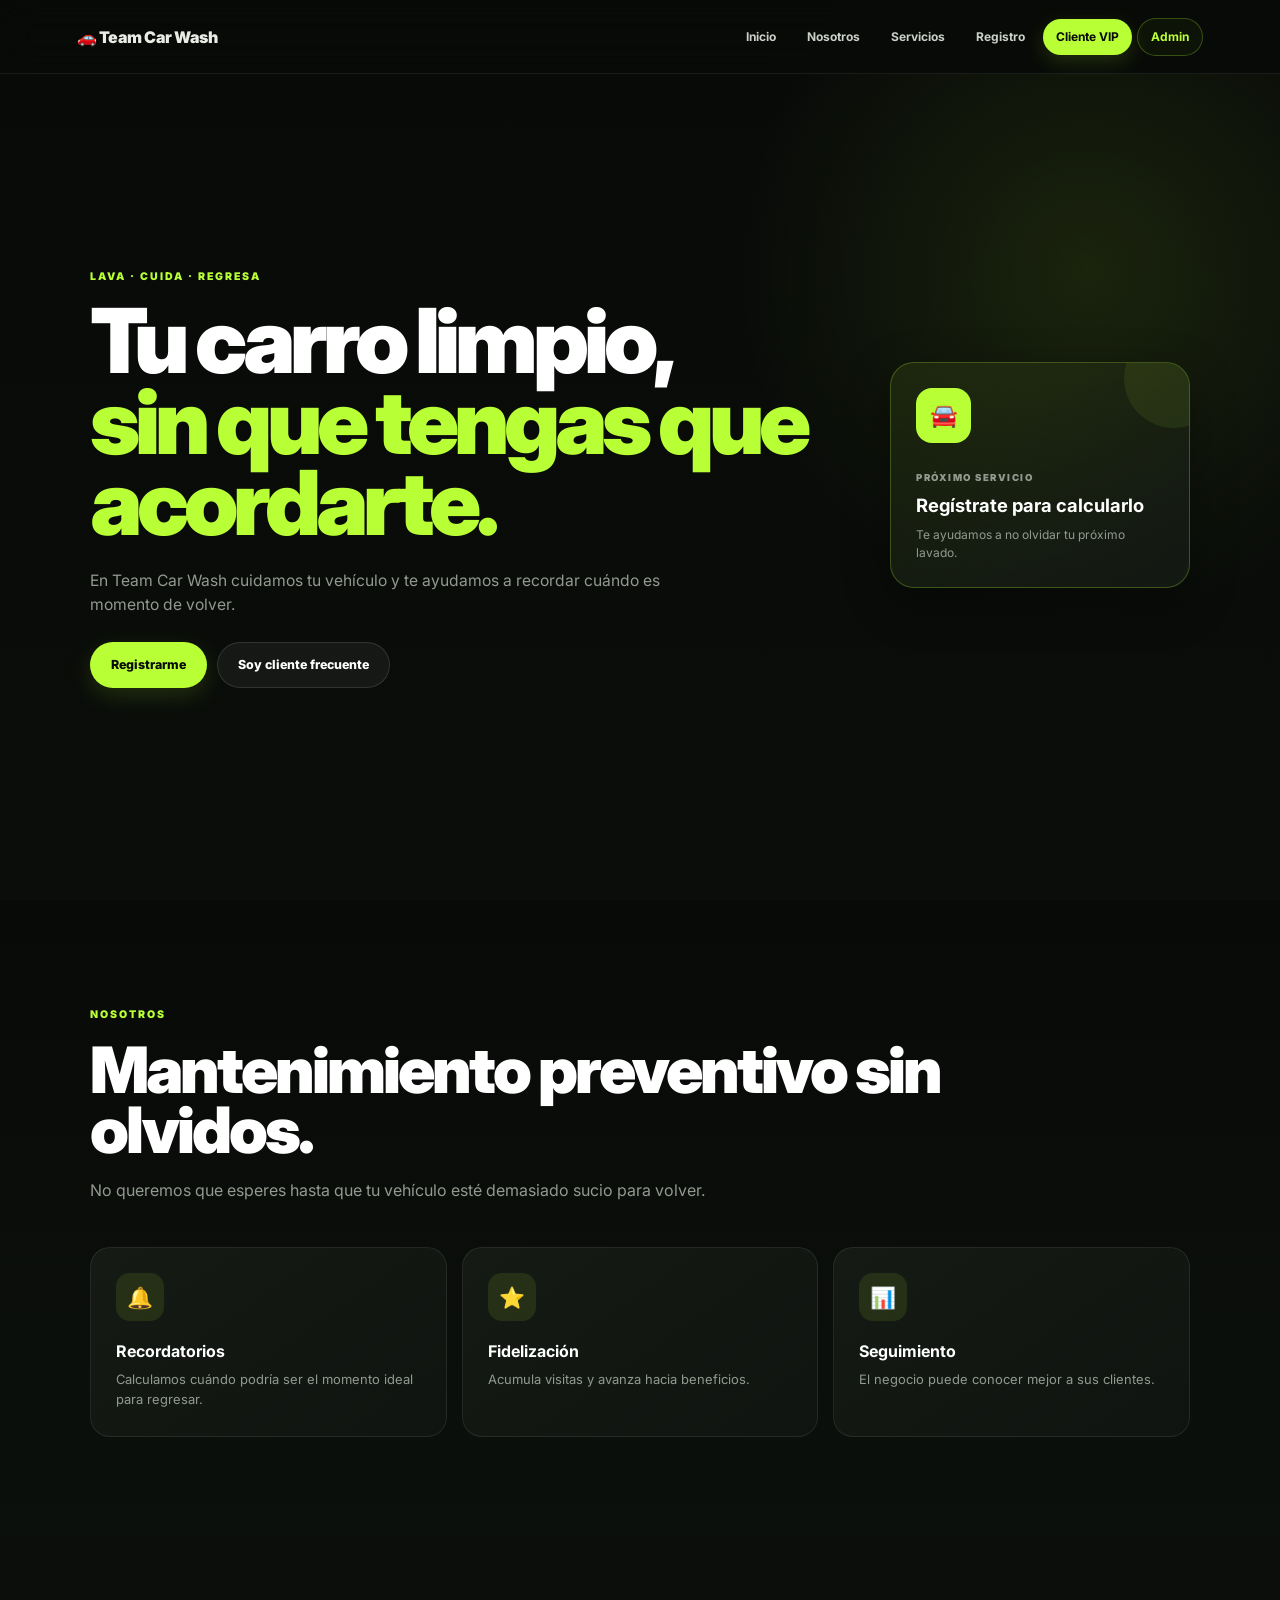
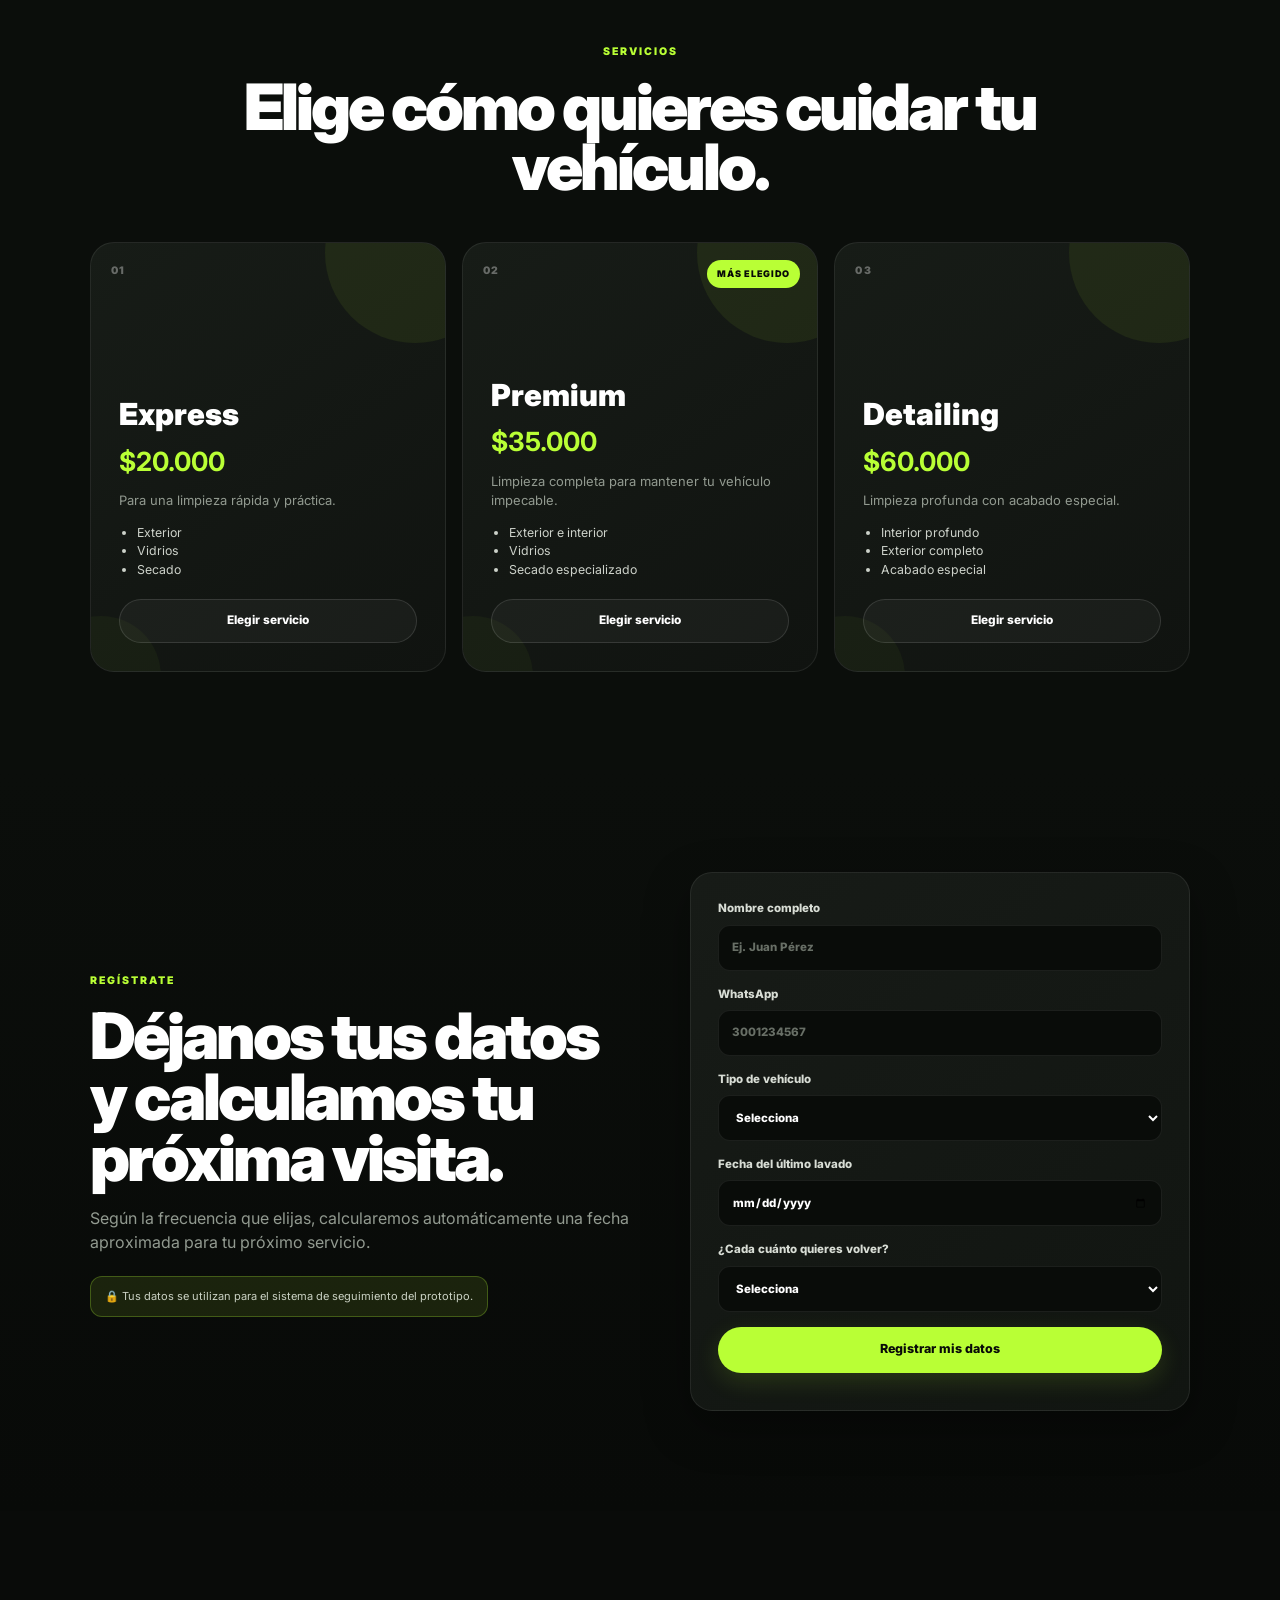
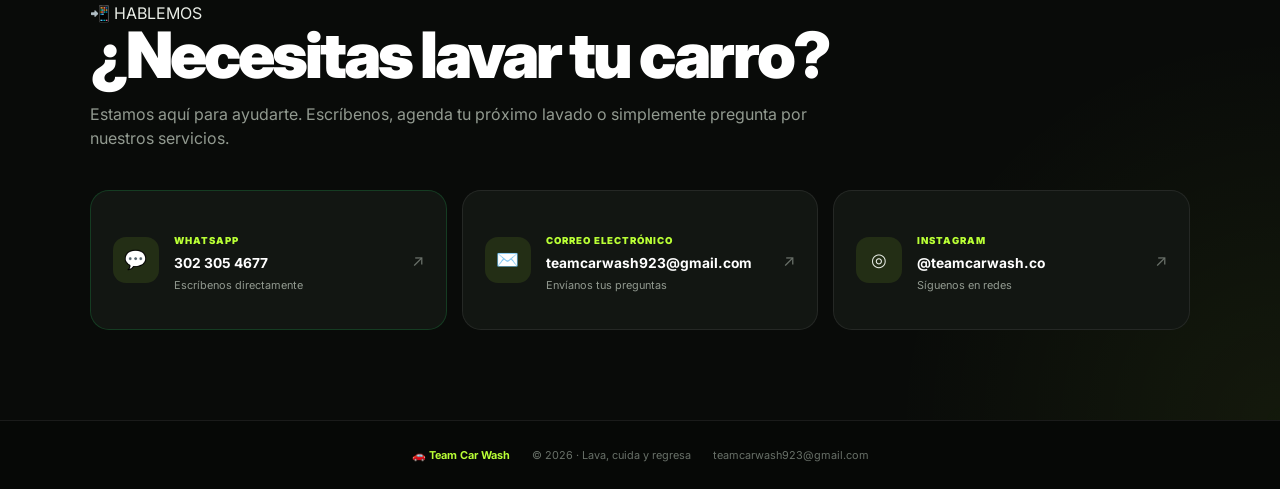
<file: index.html>
<!DOCTYPE html>
<html lang="es">
<head>
    <meta charset="UTF-8">
    <meta name="viewport" content="width=device-width, initial-scale=1.0">

    <title>Team Car Wash | Lava, cuida y regresa</title>

    <link rel="stylesheet" href="style.css">
</head>

<body>

<header class="navbar">

    <a href="index.html" class="logo">
        🚗 Team Car Wash
    </a>

    <nav id="navLinks">
        <a href="#inicio">Inicio</a>
        <a href="#nosotros">Nosotros</a>
        <a href="#servicios">Servicios</a>
        <a href="#registro">Registro</a>

        <a href="cliente.html" class="nav-vip">
            Cliente VIP
        </a>

        <a href="admin.html" class="nav-admin">
            Admin
        </a>
    </nav>

</header>


<main>

<!-- HERO -->

<section id="inicio" class="hero">

    <div class="hero-content">

        <span class="tag">
            LAVA · CUIDA · REGRESA
        </span>

        <h1>
            Tu carro limpio,
            <span>sin que tengas que acordarte.</span>
        </h1>

        <p>
            En Team Car Wash cuidamos tu vehículo y te ayudamos
            a recordar cuándo es momento de volver.
        </p>

        <div class="hero-buttons">

            <a href="#registro" class="btn btn-dark">
                Registrarme
            </a>

            <a href="cliente.html" class="btn btn-light">
                Soy cliente frecuente
            </a>

        </div>

    </div>


    <div class="hero-card">

        <div class="car-icon">
            🚘
        </div>

        <small>
            PRÓXIMO SERVICIO
        </small>

        <h3 id="heroDate">
            Regístrate para calcularlo
        </h3>

        <p>
            Te ayudamos a no olvidar
            tu próximo lavado.
        </p>

    </div>

</section>



<!-- NOSOTROS -->

<section id="nosotros" class="section">

    <div class="section-title">

        <span class="tag">
            NOSOTROS
        </span>

        <h2>
            Mantenimiento preventivo sin olvidos.
        </h2>

        <p>
            No queremos que esperes hasta que tu vehículo
            esté demasiado sucio para volver.
        </p>

    </div>


    <div class="features">

        <div class="feature">

            <span>🔔</span>

            <h3>
                Recordatorios
            </h3>

            <p>
                Calculamos cuándo podría ser
                el momento ideal para regresar.
            </p>

        </div>


        <div class="feature">

            <span>⭐</span>

            <h3>
                Fidelización
            </h3>

            <p>
                Acumula visitas y avanza
                hacia beneficios.
            </p>

        </div>


        <div class="feature">

            <span>📊</span>

            <h3>
                Seguimiento
            </h3>

            <p>
                El negocio puede conocer
                mejor a sus clientes.
            </p>

        </div>

    </div>

</section>



<!-- SERVICIOS -->

<section id="servicios" class="services">

    <div class="section-title center">

        <span class="tag">
            SERVICIOS
        </span>

        <h2>
            Elige cómo quieres cuidar tu vehículo.
        </h2>

    </div>


    <div class="service-grid">


        <div class="service-card">

            <span class="number">
                01
            </span>

            <h3>
                Express
            </h3>

            <strong>
                $20.000
            </strong>

            <p>
                Para una limpieza rápida y práctica.
            </p>

            <ul>
                <li>Exterior</li>
                <li>Vidrios</li>
                <li>Secado</li>
            </ul>

            <button
                class="service-button"
                data-service="Express">

                Elegir servicio

            </button>

        </div>



        <div class="service-card featured">

            <span class="popular">
                MÁS ELEGIDO
            </span>

            <span class="number">
                02
            </span>

            <h3>
                Premium
            </h3>

            <strong>
                $35.000
            </strong>

            <p>
                Limpieza completa para mantener
                tu vehículo impecable.
            </p>

            <ul>
                <li>Exterior e interior</li>
                <li>Vidrios</li>
                <li>Secado especializado</li>
            </ul>

            <button
                class="service-button"
                data-service="Premium">

                Elegir servicio

            </button>

        </div>



        <div class="service-card">

            <span class="number">
                03
            </span>

            <h3>
                Detailing
            </h3>

            <strong>
                $60.000
            </strong>

            <p>
                Limpieza profunda con acabado especial.
            </p>

            <ul>
                <li>Interior profundo</li>
                <li>Exterior completo</li>
                <li>Acabado especial</li>
            </ul>

            <button
                class="service-button"
                data-service="Detailing">

                Elegir servicio

            </button>

        </div>

    </div>

</section>



<!-- REGISTRO -->

<section id="registro" class="register section">

    <div>

        <span class="tag">
            REGÍSTRATE
        </span>

        <h2>
            Déjanos tus datos y calculamos tu próxima visita.
        </h2>

        <p>
            Según la frecuencia que elijas,
            calcularemos automáticamente una fecha aproximada
            para tu próximo servicio.
        </p>

        <div class="note">
            🔒 Tus datos se utilizan para el sistema
            de seguimiento del prototipo.
        </div>

    </div>



    <form id="clientForm" class="form">

        <label>
            Nombre completo

            <input
                type="text"
                name="nombre"
                placeholder="Ej. Juan Pérez"
                required>

        </label>


        <label>
            WhatsApp

            <input
                type="tel"
                name="telefono"
                placeholder="3001234567"
                required>

        </label>


        <label>
            Tipo de vehículo

            <select name="vehiculo" required>

                <option value="">
                    Selecciona
                </option>

                <option>
                    Automóvil
                </option>

                <option>
                    Camioneta
                </option>

                <option>
                    Moto
                </option>

                <option>
                    Otro
                </option>

            </select>

        </label>


        <label>
            Fecha del último lavado

            <input
                type="date"
                name="ultimoLavado"
                required>

        </label>


        <label>
            ¿Cada cuánto quieres volver?

            <select name="frecuencia" required>

                <option value="">
                    Selecciona
                </option>

                <option value="7">
                    Cada 7 días
                </option>

                <option value="15">
                    Cada 15 días
                </option>

                <option value="30">
                    Cada 30 días
                </option>

                <option value="45">
                    Cada 45 días
                </option>

            </select>

        </label>


        <button
            type="submit"
            class="btn btn-dark full">

            Registrar mis datos

        </button>


        <div id="formMessage"></div>

    </form>

</section>

</main>
<!-- ================================
     CONTACTO
================================= -->
<section id="contacto" class="contact section">

    <div class="contact-header">
        <span class="section-tag">📲 HABLEMOS</span>
        <h2>¿Necesitas lavar tu carro?</h2>
        <p>
            Estamos aquí para ayudarte. Escríbenos, agenda tu próximo lavado
            o simplemente pregunta por nuestros servicios.
        </p>
    </div>

    <div class="contact-grid">

        <!-- WhatsApp -->
        <a
            href="https://wa.me/573023054677"
            target="_blank"
            class="contact-card whatsapp"
        >
            <div class="contact-icon">💬</div>
            <div>
                <span>WhatsApp</span>
                <h3>302 305 4677</h3>
                <p>Escríbenos directamente</p>
            </div>
            <span class="contact-arrow">↗</span>
        </a>

        <!-- Correo -->
        <a
            href="mailto:teamcarwash923@gmail.com"
            class="contact-card"
        >
            <div class="contact-icon">✉️</div>
            <div>
                <span>Correo electrónico</span>
                <h3>teamcarwash923@gmail.com</h3>
                <p>Envíanos tus preguntas</p>
            </div>
            <span class="contact-arrow">↗</span>
        </a>

        <!-- Instagram falso -->
        <a
            href="https://www.instagram.com/teamcarwash.co/"
            target="_blank"
            class="contact-card"
        >
            <div class="contact-icon">◎</div>
            <div>
                <span>Instagram</span>
                <h3>@teamcarwash.co</h3>
                <p>Síguenos en redes</p>
            </div>
            <span class="contact-arrow">↗</span>
        </a>

    </div>

</section>
    


<footer>

    <strong>
        🚗 Team Car Wash
    </strong>

    <span>
        © 2026 · Lava, cuida y regresa
    </span>

    <span>
        teamcarwash923@gmail.com
    </span>

</footer>


<script src="script.js"></script>

</body>
</html>
</file>
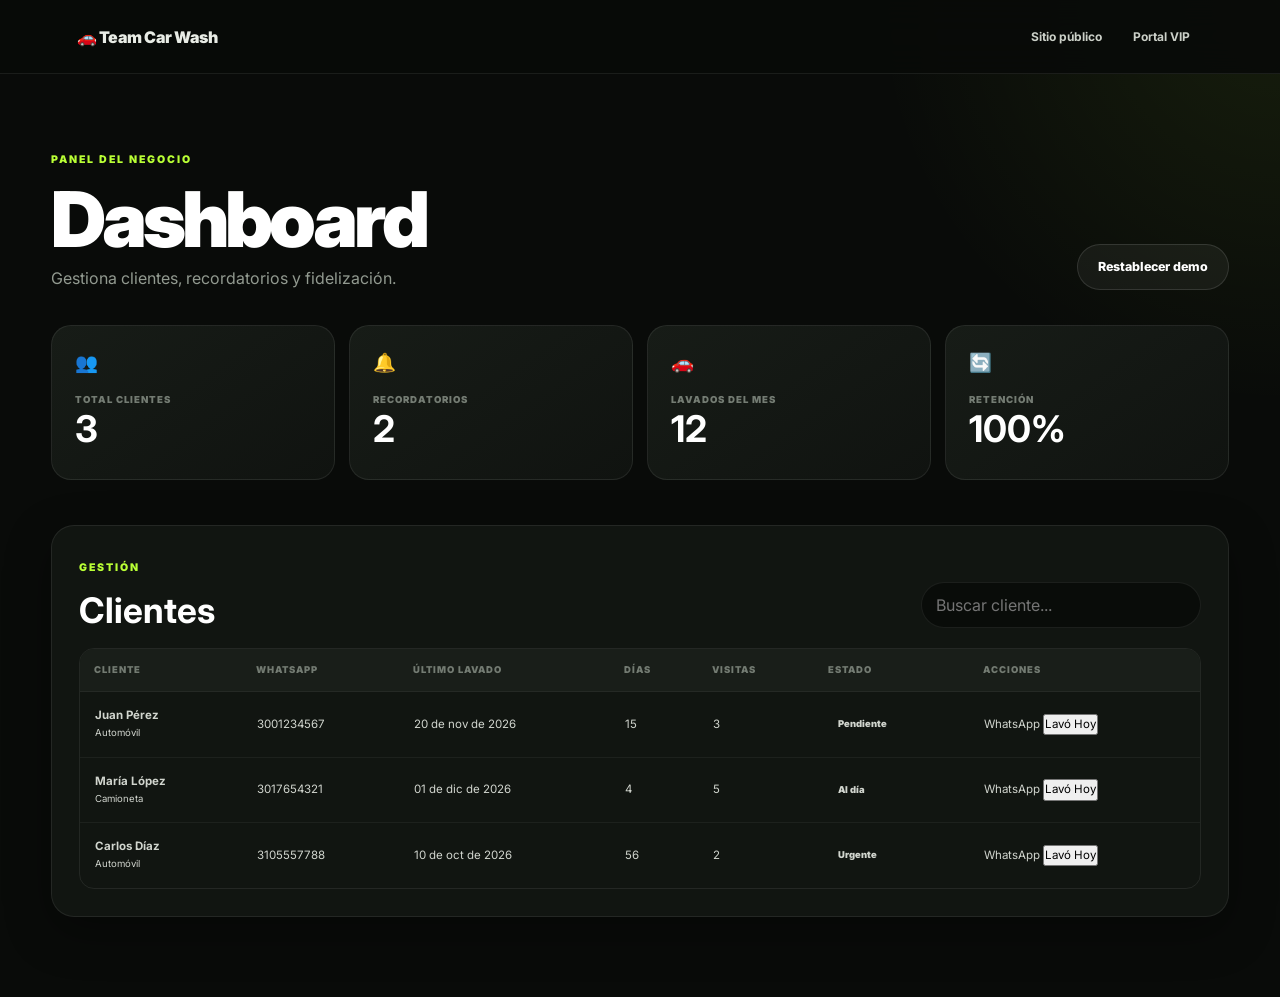
<file: admin.html>
<!DOCTYPE html>
<html lang="es">

<head>

    <meta charset="UTF-8">

    <meta
        name="viewport"
        content="width=device-width, initial-scale=1.0">

    <title>
        Dashboard | Team Car Wash
    </title>

    <link
        rel="stylesheet"
        href="style.css">

</head>


<body class="admin-body">


<header class="navbar">

    <a
        href="index.html"
        class="logo">

        🚗 Team Car Wash

    </a>

    <nav>

        <a href="index.html">
            Sitio público
        </a>

        <a href="cliente.html">
            Portal VIP
        </a>

    </nav>

</header>



<main class="admin">

    <div class="admin-header">

        <div>

            <span class="tag">
                PANEL DEL NEGOCIO
            </span>

            <h1>
                Dashboard
            </h1>

            <p>
                Gestiona clientes,
                recordatorios y fidelización.
            </p>

        </div>


        <button
            id="clearDemo"
            class="btn btn-light">

            Restablecer demo

        </button>

    </div>



    <!-- MÉTRICAS -->

    <section class="metrics">


        <div class="metric">

            <span>
                👥
            </span>

            <small>
                TOTAL CLIENTES
            </small>

            <strong id="metricClients">
                0
            </strong>

        </div>



        <div class="metric">

            <span>
                🔔
            </span>

            <small>
                RECORDATORIOS
            </small>

            <strong id="metricPending">
                0
            </strong>

        </div>



        <div class="metric">

            <span>
                🚗
            </span>

            <small>
                LAVADOS DEL MES
            </small>

            <strong id="metricWashes">
                0
            </strong>

        </div>



        <div class="metric">

            <span>
                🔄
            </span>

            <small>
                RETENCIÓN
            </small>

            <strong id="metricRetention">
                0%
            </strong>

        </div>

    </section>



    <!-- TABLA -->

    <section class="table-section">

        <div class="table-header">

            <div>

                <span class="tag">
                    GESTIÓN
                </span>

                <h2>
                    Clientes
                </h2>

            </div>


            <input
                id="adminSearch"
                type="text"
                placeholder="Buscar cliente...">

        </div>



        <div class="table-container">

            <table>

                <thead>

                    <tr>

                        <th>
                            Cliente
                        </th>

                        <th>
                            WhatsApp
                        </th>

                        <th>
                            Último lavado
                        </th>

                        <th>
                            Días
                        </th>

                        <th>
                            Visitas
                        </th>

                        <th>
                            Estado
                        </th>

                        <th>
                            Acciones
                        </th>

                    </tr>

                </thead>


                <tbody id="clientTable">

                </tbody>

            </table>

        </div>

    </section>

</main>


<script src="script.js"></script>

</body>
</html>
</file>
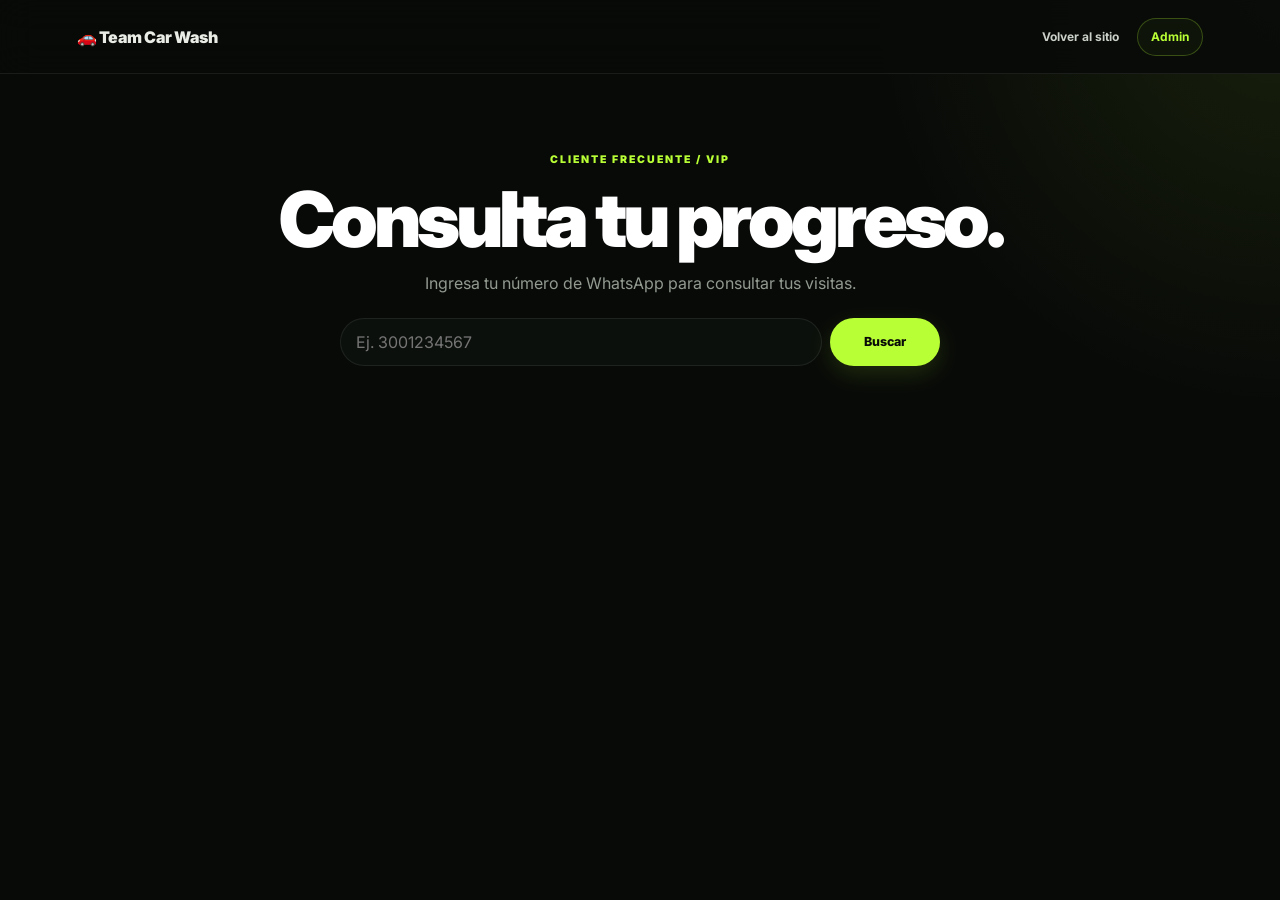
<file: cliente.html>
<!DOCTYPE html>
<html lang="es">

<head>

    <meta charset="UTF-8">

    <meta
        name="viewport"
        content="width=device-width, initial-scale=1.0">

    <title>
        Cliente VIP | Team Car Wash
    </title>

    <link
        rel="stylesheet"
        href="style.css">

</head>


<body>

<header class="navbar">

    <a
        href="index.html"
        class="logo">

        🚗 Team Car Wash

    </a>

    <nav>

        <a href="index.html">
            Volver al sitio
        </a>

        <a
            href="admin.html"
            class="nav-admin">

            Admin

        </a>

    </nav>

</header>



<main class="portal">

    <section class="vip-search">

        <span class="tag">
            CLIENTE FRECUENTE / VIP
        </span>

        <h1>
            Consulta tu progreso.
        </h1>

        <p>
            Ingresa tu número de WhatsApp
            para consultar tus visitas.
        </p>


        <form id="vipSearch">

            <input
                type="tel"
                id="vipPhone"
                placeholder="Ej. 3001234567"
                required>

            <button
                class="btn btn-dark">

                Buscar

            </button>

        </form>


        <p id="vipError"></p>

    </section>



    <section
        id="vipResult"
        class="vip-result hidden">


        <div class="welcome">

            <div>

                <span class="tag">
                    BIENVENIDO
                </span>

                <h2 id="vipName">
                    Cliente
                </h2>

                <p id="vipVehicle"></p>

            </div>

            <span id="vipStatus"></span>

        </div>



        <div class="vip-grid">


            <!-- FIDELIZACIÓN -->

            <div class="vip-card">

                <div class="card-header">

                    <span>
                        🏆 Fidelización
                    </span>

                    <strong id="progressText">
                        0/5
                    </strong>

                </div>


                <div class="progress">

                    <span id="progressBar"></span>

                </div>


                <p id="progressMessage"></p>

            </div>



            <!-- ÚLTIMO LAVADO -->

            <div class="vip-card">

                <small>
                    ÚLTIMO LAVADO
                </small>

                <strong id="lastWash">
                    -
                </strong>

                <span id="daysPassed">
                    -
                </span>

            </div>



            <!-- PRÓXIMO -->

            <div class="vip-card">

                <small>
                    PRÓXIMO SERVICIO
                </small>

                <strong id="nextWash">
                    -
                </strong>

                <span>
                    Fecha recomendada
                </span>

            </div>



            <!-- RECOMENDACIÓN -->

            <div class="vip-card recommendation">

                <small>
                    💡 RECOMENDACIÓN
                </small>

                <p id="recommendation"></p>

            </div>

        </div>


        <button
            id="openBooking"
            class="btn btn-dark full">

            📅 Agendar cita prioritaria

        </button>

    </section>

</main>



<!-- MODAL -->

<div
    id="bookingModal"
    class="modal hidden">

    <div class="modal-content">

        <button
            id="closeBooking"
            class="close">

            ×

        </button>


        <span class="tag">
            CITA PRIORITARIA
        </span>

        <h2>
            Reserva tu próximo servicio
        </h2>


        <form id="bookingForm">

            <label>
                Servicio

                <select name="servicio">

                    <option>
                        Express
                    </option>

                    <option>
                        Premium
                    </option>

                    <option>
                        Detailing
                    </option>

                </select>

            </label>


            <label>
                Fecha

                <input
                    type="date"
                    required>

            </label>


            <label>
                Hora

                <input
                    type="time"
                    required>

            </label>


            <button
                class="btn btn-dark full">

                Solicitar turno

            </button>

        </form>


        <div id="bookingMessage"></div>

    </div>

</div>


<script src="script.js"></script>

</body>
</html>
</file>
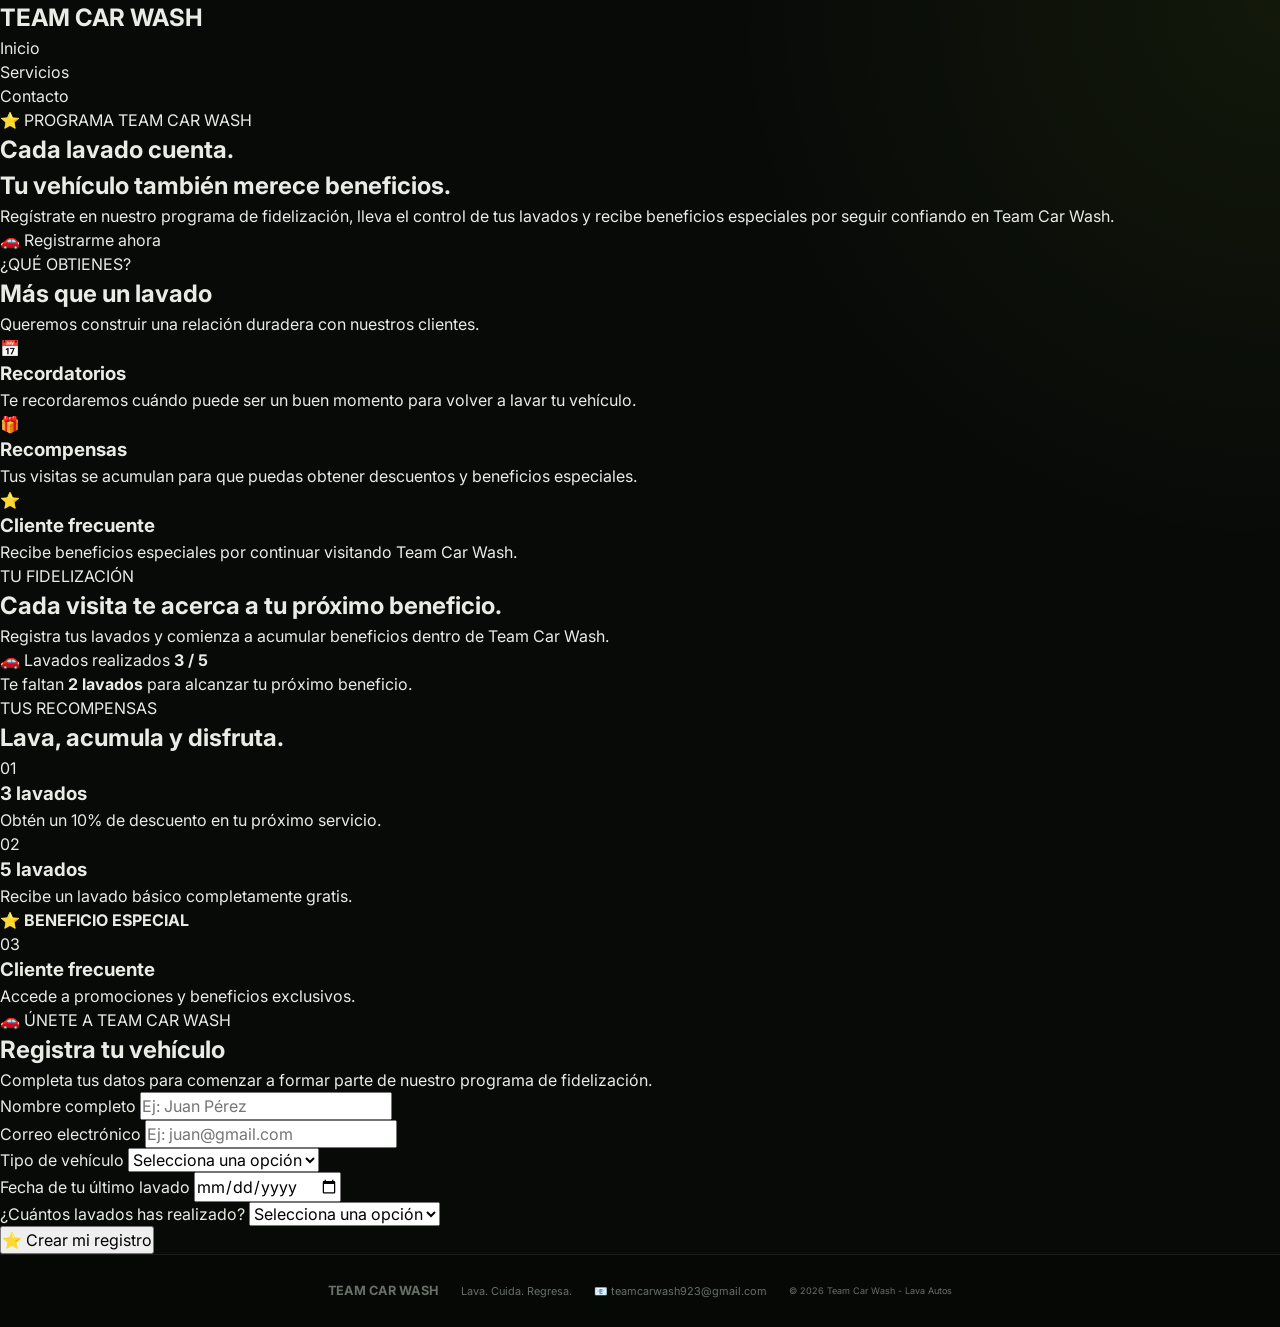
<file: fidelizacion.html>
<!DOCTYPE html>
<html lang="es">

<head>
    <meta charset="UTF-8">
    <meta name="viewport" content="width=device-width, initial-scale=1.0">

    <title>Fidelización | Team Car Wash</title>

    <link rel="stylesheet" href="style.css">

    <script src="script.js" defer></script>
</head>

<body>

    <!-- =========================
         HEADER
    ========================== -->

    <header class="header-fidelizacion">

        <nav>

            <h1>TEAM <span>CAR WASH</span></h1>

            <ul>
                <li>
                    <a href="index.html">Inicio</a>
                </li>

                <li>
                    <a href="index.html#servicios">Servicios</a>
                </li>

                <li>
                    <a href="index.html#contacto">Contacto</a>
                </li>
            </ul>

        </nav>

    </header>


    <!-- =========================
         HERO
    ========================== -->

    <section class="hero-fidelizacion">

        <div class="hero-contenido">

            <span class="etiqueta">
                ⭐ PROGRAMA TEAM CAR WASH
            </span>

            <h2>
                Cada lavado cuenta.
                <br>
                <span>Tu vehículo también merece beneficios.</span>
            </h2>

            <p>
                Regístrate en nuestro programa de fidelización,
                lleva el control de tus lavados y recibe beneficios
                especiales por seguir confiando en Team Car Wash.
            </p>

            <a href="#registro" class="boton-principal">
                🚗 Registrarme ahora
            </a>

        </div>

    </section>


    <!-- =========================
         BENEFICIOS
    ========================== -->

    <section class="beneficios-fidelizacion">

        <div class="titulo-seccion">

            <span>¿QUÉ OBTIENES?</span>

            <h2>
                Más que un lavado
            </h2>

            <p>
                Queremos construir una relación duradera
                con nuestros clientes.
            </p>

        </div>


        <div class="beneficios-grid">

            <div class="beneficio-item">

                <div class="icono">
                    📅
                </div>

                <h3>Recordatorios</h3>

                <p>
                    Te recordaremos cuándo puede ser
                    un buen momento para volver a lavar
                    tu vehículo.
                </p>

            </div>


            <div class="beneficio-item">

                <div class="icono">
                    🎁
                </div>

                <h3>Recompensas</h3>

                <p>
                    Tus visitas se acumulan para que
                    puedas obtener descuentos y
                    beneficios especiales.
                </p>

            </div>


            <div class="beneficio-item">

                <div class="icono">
                    ⭐
                </div>

                <h3>Cliente frecuente</h3>

                <p>
                    Recibe beneficios especiales por
                    continuar visitando Team Car Wash.
                </p>

            </div>

        </div>

    </section>


    <!-- =========================
         PROGRESO
    ========================== -->

    <section class="progreso-seccion">

        <div class="progreso-contenido">

            <div>

                <span class="mini-titulo">
                    TU FIDELIZACIÓN
                </span>

                <h2>
                    Cada visita te acerca
                    a tu próximo beneficio.
                </h2>

                <p>
                    Registra tus lavados y comienza a
                    acumular beneficios dentro de
                    Team Car Wash.
                </p>

            </div>


            <div class="progreso-card">

                <div class="progreso-top">

                    <span>
                        🚗 Lavados realizados
                    </span>

                    <strong>
                        3 / 5
                    </strong>

                </div>


                <div class="barra">

                    <div
                        class="progreso-barra"
                        style="width: 60%;">
                    </div>

                </div>


                <p>
                    Te faltan <strong>2 lavados</strong>
                    para alcanzar tu próximo beneficio.
                </p>

            </div>

        </div>

    </section>


    <!-- =========================
         BENEFICIOS
    ========================== -->

    <section class="recompensas">

        <div class="titulo-seccion">

            <span>TUS RECOMPENSAS</span>

            <h2>
                Lava, acumula y disfruta.
            </h2>

        </div>


        <div class="recompensas-grid">

            <div class="recompensa-card">

                <span>01</span>

                <h3>
                    3 lavados
                </h3>

                <p>
                    Obtén un 10% de descuento
                    en tu próximo servicio.
                </p>

            </div>


            <div class="recompensa-card destacada">

                <span>02</span>

                <h3>
                    5 lavados
                </h3>

                <p>
                    Recibe un lavado básico
                    completamente gratis.
                </p>

                <strong>
                    ⭐ BENEFICIO ESPECIAL
                </strong>

            </div>


            <div class="recompensa-card">

                <span>03</span>

                <h3>
                    Cliente frecuente
                </h3>

                <p>
                    Accede a promociones y
                    beneficios exclusivos.
                </p>

            </div>

        </div>

    </section>


    <!-- =========================
         FORMULARIO
    ========================== -->

    <section id="registro" class="registro">

        <div class="registro-intro">

            <span>
                🚗 ÚNETE A TEAM CAR WASH
            </span>

            <h2>
                Registra tu vehículo
            </h2>

            <p>
                Completa tus datos para comenzar a formar
                parte de nuestro programa de fidelización.
            </p>

        </div>


        <div class="formulario-card">

            <form id="formularioCliente">


                <!-- NOMBRE -->

                <div class="campo">

                    <label for="nombre">
                        Nombre completo
                    </label>

                    <input
                        type="text"
                        id="nombre"
                        name="nombre"
                        placeholder="Ej: Juan Pérez"
                        required>

                </div>


                <!-- CORREO -->

                <div class="campo">

                    <label for="correo">
                        Correo electrónico
                    </label>

                    <input
                        type="email"
                        id="correo"
                        name="correo"
                        placeholder="Ej: juan@gmail.com"
                        required>

                </div>


                <!-- VEHÍCULO -->

                <div class="campo">

                    <label for="vehiculo">
                        Tipo de vehículo
                    </label>

                    <select
                        id="vehiculo"
                        name="vehiculo"
                        required>

                        <option value="">
                            Selecciona una opción
                        </option>

                        <option value="Automóvil">
                            🚗 Automóvil
                        </option>

                        <option value="Camioneta">
                            🚙 Camioneta
                        </option>

                        <option value="Moto">
                            🏍️ Moto
                        </option>

                        <option value="Otro">
                            🚘 Otro
                        </option>

                    </select>

                </div>


                <!-- FECHA -->

                <div class="campo">

                    <label for="ultimoLavado">
                        Fecha de tu último lavado
                    </label>

                    <input
                        type="date"
                        id="ultimoLavado"
                        name="ultimoLavado"
                        required>

                </div>


                <!-- LAVADOS -->

                <div class="campo">

                    <label for="lavados">
                        ¿Cuántos lavados has realizado?
                    </label>

                    <select
                        id="lavados"
                        name="lavados"
                        required>

                        <option value="">
                            Selecciona una opción
                        </option>

                        <option value="1">
                            1 lavado
                        </option>

                        <option value="2">
                            2 lavados
                        </option>

                        <option value="3">
                            3 lavados
                        </option>

                        <option value="4">
                            4 lavados
                        </option>

                        <option value="5 o más">
                            5 o más lavados
                        </option>

                    </select>

                </div>


                <!-- BOTÓN -->

                <button
                    type="submit"
                    class="boton-registro">

                    ⭐ Crear mi registro

                </button>


            </form>


            <!-- MENSAJE -->

            <div id="mensajeFormulario"></div>

        </div>

    </section>


    <!-- =========================
         FOOTER
    ========================== -->

    <footer>

        <h3>
            TEAM CAR WASH
        </h3>

        <p>
            Lava. Cuida. Regresa.
        </p>

        <p>
            📧 teamcarwash923@gmail.com
        </p>

        <small>
            © 2026 Team Car Wash - Lava Autos
        </small>

    </footer>

</body>

</html>
</file>
<file: style.css>
@import url('https://fonts.googleapis.com/css2?family=Inter:wght@400;500;600;700;800;900&display=swap');

/* =====================================================
   VARIABLES
===================================================== */

:root {
    --bg: #080a08;
    --bg-soft: #0e120e;
    --card: #141914;
    --card-hover: #191f19;

    --green: #b9ff35;
    --green-soft: rgba(185, 255, 53, 0.10);
    --green-border: rgba(185, 255, 53, 0.25);

    --white: #ffffff;
    --text: #e8ece5;
    --muted: #929a90;

    --border: rgba(255, 255, 255, 0.08);

    --radius: 20px;
    --radius-small: 12px;

    --shadow: 0 15px 45px rgba(0, 0, 0, 0.35);
}


/* =====================================================
   GENERAL
===================================================== */

* {
    margin: 0;
    padding: 0;
    box-sizing: border-box;
}

html {
    scroll-behavior: smooth;
}

body {
    min-height: 100vh;

    background:
        radial-gradient(
            circle at top right,
            rgba(185, 255, 53, 0.06),
            transparent 30%
        ),
        var(--bg);

    color: var(--text);

    font-family: "Inter", Arial, sans-serif;

    line-height: 1.5;
}

a {
    color: inherit;
    text-decoration: none;
}

button,
input,
select {
    font: inherit;
}

button {
    cursor: pointer;
}

.hidden {
    display: none !important;
}


/* =====================================================
   NAVBAR
===================================================== */

.navbar {
    position: fixed;

    top: 0;
    left: 0;

    width: 100%;

    z-index: 1000;

    display: flex;
    justify-content: space-between;
    align-items: center;

    min-height: 74px;

    padding: 12px 6%;

    background: rgba(8, 10, 8, 0.90);

    border-bottom: 1px solid var(--border);

    backdrop-filter: blur(18px);
}

.logo {
    font-size: 1rem;

    font-weight: 900;

    letter-spacing: -0.5px;

    white-space: nowrap;
}

.navbar nav {
    display: flex;

    align-items: center;

    gap: 5px;
}

.navbar nav a {
    padding: 9px 13px;

    border-radius: 999px;

    color: #cbd0c8;

    font-size: 0.75rem;

    font-weight: 700;

    transition: 0.2s ease;
}

.navbar nav a:hover {
    background: rgba(255,255,255,0.06);

    color: white;
}


/* =====================================================
   BOTÓN CLIENTE VIP
===================================================== */

.navbar .nav-vip {
    background: var(--green);

    color: #080a08;

    box-shadow:
        0 7px 20px rgba(185,255,53,0.15);
}

.navbar .nav-vip:hover {
    background: #d4ff7b;

    color: #080a08;

    transform: translateY(-1px);
}


/* =====================================================
   BOTÓN ADMIN
===================================================== */

.navbar .nav-admin {
    color: var(--green);

    border: 1px solid var(--green-border);

    background: rgba(185,255,53,0.04);
}

.navbar .nav-admin:hover {
    color: #080a08;

    background: var(--green);

    border-color: var(--green);
}


/* =====================================================
   BOTONES
===================================================== */

.btn {
    display: inline-flex;

    align-items: center;
    justify-content: center;

    gap: 8px;

    min-height: 46px;

    padding: 11px 20px;

    border-radius: 999px;

    border: 1px solid transparent;

    font-size: 0.78rem;

    font-weight: 800;

    transition: 0.22s ease;
}

.btn:hover {
    transform: translateY(-2px);
}


/* VERDE */

.btn-dark {
    background: var(--green);

    color: #080a08;

    box-shadow:
        0 8px 24px rgba(185,255,53,0.14);
}

.btn-dark:hover {
    background: #d7ff83;

    color: #080a08;

    box-shadow:
        0 12px 30px rgba(185,255,53,0.23);
}


/* TRANSPARENTE */

.btn-light {
    background: rgba(255,255,255,0.05);

    border-color: rgba(255,255,255,0.12);

    color: white;
}

.btn-light:hover {
    background: white;

    color: #080a08;
}


/* BOTONES ADMIN GENERADOS POR JS */

.btn-whatsapp {
    background: #25d366 !important;

    border: none !important;

    color: white !important;
}

.btn-wash {
    background: var(--green) !important;

    border: none !important;

    color: #080a08 !important;
}

.btn-whatsapp:hover,
.btn-wash:hover {
    transform: translateY(-2px);
}

.full {
    width: 100%;
}


/* =====================================================
   HERO
===================================================== */

.hero {
    min-height: 100vh;

    display: flex;

    align-items: center;

    justify-content: space-between;

    gap: 70px;

    padding: 140px 7% 90px;

    background:
        radial-gradient(
            circle at 85% 30%,
            rgba(185,255,53,0.10),
            transparent 28%
        ),
        linear-gradient(
            180deg,
            #080a08 0%,
            #0a0d0a 100%
        );
}

.hero-content {
    max-width: 800px;
}

.tag {
    display: inline-block;

    margin-bottom: 17px;

    color: var(--green);

    font-size: 0.66rem;

    font-weight: 900;

    letter-spacing: 2px;

    text-transform: uppercase;
}

.hero h1 {
    max-width: 850px;

    color: white;

    font-size:
        clamp(3.3rem, 7vw, 7rem);

    line-height: 0.90;

    letter-spacing: -5px;

    font-weight: 900;
}

.hero h1 span {
    display: block;

    color: var(--green);
}

.hero p {
    max-width: 620px;

    margin: 26px 0;

    color: var(--muted);

    font-size: 0.98rem;
}

.hero-buttons {
    display: flex;

    flex-wrap: wrap;

    gap: 10px;
}

.hero-card {
    width: 300px;

    flex-shrink: 0;

    padding: 25px;

    border:
        1px solid var(--green-border);

    border-radius: 24px;

    background:
        linear-gradient(
            145deg,
            rgba(185,255,53,0.08),
            rgba(20,25,20,0.95)
        );

    box-shadow: var(--shadow);

    position: relative;

    overflow: hidden;
}

.hero-card::after {
    content: "";

    position: absolute;

    width: 100px;
    height: 100px;

    right: -35px;
    top: -35px;

    background:
        rgba(185,255,53,0.08);

    border-radius: 50%;
}

.car-icon {
    width: 55px;
    height: 55px;

    display: grid;

    place-items: center;

    margin-bottom: 20px;

    border-radius: 16px;

    background: var(--green);

    color: #080a08;

    font-size: 1.4rem;
}

.hero-card small {
    color: var(--muted);

    font-size: 0.60rem;

    font-weight: 900;

    letter-spacing: 1.5px;
}

.hero-card h3 {
    margin-top: 5px;

    color: white;

    font-size: 1.15rem;
}

.hero-card p {
    margin: 7px 0 0;

    color: var(--muted);

    font-size: 0.75rem;
}


/* =====================================================
   SECCIONES
===================================================== */

.section {
    padding: 100px 7%;
}


/* =====================================================
   TÍTULOS
===================================================== */

.section-title {
    max-width: 850px;

    margin-bottom: 45px;
}

.section-title h2 {
    color: white;

    font-size:
        clamp(2.5rem, 5vw, 4.8rem);

    line-height: 0.94;

    letter-spacing: -3px;

    font-weight: 900;
}

.section-title p {
    max-width: 620px;

    margin-top: 18px;

    color: var(--muted);
}

.center {
    margin-left: auto;

    margin-right: auto;

    text-align: center;
}


/* =====================================================
   NOSOTROS
===================================================== */

#nosotros {
    background:
        linear-gradient(
            180deg,
            #080a08,
            #0c100c
        );
}

.features {
    display: grid;

    grid-template-columns:
        repeat(3, 1fr);

    gap: 15px;
}

.feature {
    min-height: 190px;

    padding: 25px;

    border:
        1px solid var(--border);

    border-radius: var(--radius);

    background:
        linear-gradient(
            145deg,
            #151a15,
            #101410
        );

    transition: 0.25s ease;
}

.feature:hover {
    transform: translateY(-5px);

    border-color:
        var(--green-border);

    background:
        var(--card-hover);
}

.feature > span {
    display: grid;

    place-items: center;

    width: 48px;
    height: 48px;

    margin-bottom: 18px;

    border-radius: 14px;

    background:
        var(--green-soft);

    font-size: 1.3rem;
}

.feature h3 {
    margin-bottom: 7px;

    color: white;

    font-size: 1rem;
}

.feature p {
    color: var(--muted);

    font-size: 0.81rem;
}


/* =====================================================
   SERVICIOS
===================================================== */

.services {
    padding: 100px 7%;

    background: #0b0e0b;
}

.service-grid {
    display: grid;

    grid-template-columns:
        repeat(3, 1fr);

    gap: 16px;

    max-width: 1200px;

    margin: auto;
}

.service-card {
    position: relative;

    min-height: 430px;

    display: flex;

    flex-direction: column;

    justify-content: flex-end;

    padding: 28px;

    border:
        1px solid var(--border);

    border-radius: 24px;

    background:
        linear-gradient(
            145deg,
            #171c17,
            #101310
        );

    overflow: hidden;

    transition: 0.25s ease;
}

.service-card:hover {
    transform: translateY(-6px);

    border-color:
        var(--green-border);

    box-shadow:
        0 20px 50px rgba(0,0,0,0.35);
}

.service-card::before {
    content: "";

    position: absolute;

    width: 180px;
    height: 180px;

    top: -80px;
    right: -60px;

    border-radius: 50%;

    background:
        rgba(185,255,53,0.07);
}

.service-card::after {
    content: "";

    position: absolute;

    width: 120px;
    height: 120px;

    bottom: -65px;
    left: -50px;

    border-radius: 50%;

    background:
        rgba(185,255,53,0.04);
}

.service-card > * {
    position: relative;

    z-index: 2;
}

.number {
    position: absolute !important;

    top: 20px;
    left: 20px;

    color:
        rgba(255,255,255,0.35);

    font-size: 0.65rem;

    font-weight: 900;

    letter-spacing: 1.5px;
}

.popular {
    position: absolute !important;

    top: 17px;
    right: 17px;

    padding: 7px 10px;

    border-radius: 999px;

    background: var(--green);

    color: #080a08;

    font-size: 0.57rem;

    font-weight: 900;

    letter-spacing: 0.7px;
}

.service-card h3 {
    color: white;

    font-size: 1.9rem;

    font-weight: 900;
}

.service-card strong {
    display: block;

    margin: 4px 0 10px;

    color: var(--green);

    font-size: 1.65rem;
}

.service-card p {
    color: var(--muted);

    font-size: 0.81rem;
}

.service-card ul {
    margin:
        13px 0
        20px;

    padding-left: 18px;

    color: #cdd2ca;

    font-size: 0.77rem;
}

.service-button {
    width: 100%;

    min-height: 44px;

    border:
        1px solid rgba(255,255,255,0.12);

    border-radius: 999px;

    background:
        rgba(255,255,255,0.04);

    color: white;

    font-size: 0.74rem;

    font-weight: 800;

    transition: 0.2s ease;
}

.service-button:hover {
    background: var(--green);

    color: #080a08;

    border-color: var(--green);
}


/* =====================================================
   REGISTRO
===================================================== */

.register {
    display: grid;

    grid-template-columns:
        minmax(0, 1fr)
        minmax(360px, 500px);

    gap: 60px;

    align-items: center;

    background:
        linear-gradient(
            180deg,
            #0b0e0b,
            #080a08
        );
}

.register > div:first-child h2 {
    max-width: 740px;

    margin-bottom: 18px;

    color: white;

    font-size:
        clamp(2.6rem, 5vw, 4.7rem);

    line-height: 0.95;

    letter-spacing: -3px;

    font-weight: 900;
}

.register > div:first-child p {
    max-width: 620px;

    color: var(--muted);
}

.note {
    display: inline-block;

    margin-top: 22px;

    padding: 11px 14px;

    border:
        1px solid var(--green-border);

    border-radius: 12px;

    background:
        var(--green-soft);

    color: #cbd2c4;

    font-size: 0.69rem;
}

.form {
    padding: 27px;

    border:
        1px solid var(--border);

    border-radius: 22px;

    background:
        linear-gradient(
            145deg,
            #171b17,
            #111511
        );

    box-shadow: var(--shadow);
}

.form label,
.modal-content label {
    display: block;

    margin-bottom: 15px;

    color: #d8ddd5;

    font-size: 0.72rem;

    font-weight: 800;
}

.form input,
.form select,
.modal-content input,
.modal-content select {
    width: 100%;

    min-height: 46px;

    margin-top: 7px;

    padding: 10px 13px;

    border:
        1px solid var(--border);

    border-radius: 12px;

    outline: none;

    background: #090c09;

    color: white;

    transition: 0.2s;
}

.form input::placeholder {
    color: #686f66;
}

.form input:focus,
.form select:focus,
.modal-content input:focus,
.modal-content select:focus {
    border-color: var(--green);

    box-shadow:
        0 0 0 3px rgba(185,255,53,0.06);
}


/* =====================================================
   CONTACTO
===================================================== */

.contact {
    padding: 90px 7%;

    background:
        radial-gradient(
            circle at bottom right,
            rgba(185,255,53,0.06),
            transparent 28%
        ),
        #090b09;
}

.contact-header {
    max-width: 750px;

    margin-bottom: 40px;
}

.contact-header h2 {
    color: white;

    font-size:
        clamp(2.8rem, 5vw, 4.8rem);

    line-height: 0.94;

    letter-spacing: -3px;

    font-weight: 900;
}

.contact-header p {
    margin-top: 17px;

    color: var(--muted);
}

.contact-grid {
    display: grid;

    grid-template-columns:
        repeat(3, 1fr);

    gap: 15px;
}

.contact-card {
    min-height: 140px;

    display: flex;

    align-items: center;

    gap: 15px;

    padding: 22px;

    border:
        1px solid var(--border);

    border-radius: 19px;

    background:
        #121612;

    transition: 0.25s ease;
}

.contact-card:hover {
    transform: translateY(-5px);

    border-color:
        var(--green-border);

    background:
        #171c17;
}

.contact-card.whatsapp {
    border-color:
        rgba(37,211,102,0.20);
}

.contact-icon {
    width: 46px;
    height: 46px;

    display: grid;

    place-items: center;

    flex-shrink: 0;

    border-radius: 13px;

    background:
        var(--green-soft);

    font-size: 1.15rem;
}

.contact-card span:not(.contact-arrow) {
    color: var(--green);

    font-size: 0.60rem;

    font-weight: 900;

    text-transform: uppercase;

    letter-spacing: 1px;
}

.contact-card h3 {
    margin: 3px 0;

    color: white;

    font-size: 0.86rem;

    word-break: break-word;
}

.contact-card p {
    color: var(--muted);

    font-size: 0.68rem;
}

.contact-arrow {
    margin-left: auto;

    color: #697069 !important;

    font-size: 1rem !important;
}


/* =====================================================
   FOOTER
===================================================== */

footer {
    display: flex;

    justify-content: center;
    align-items: center;

    flex-wrap: wrap;

    gap: 22px;

    padding: 26px 6%;

    border-top:
        1px solid var(--border);

    background:
        #060806;

    color: #687068;

    font-size: 0.68rem;

    text-align: center;
}

footer strong {
    color: var(--green);
}


/* =====================================================
   PORTAL CLIENTE
===================================================== */

.portal {
    min-height: 100vh;

    padding:
        145px 7%
        90px;

    background:
        radial-gradient(
            circle at top right,
            rgba(185,255,53,0.09),
            transparent 26%
        ),
        #080a08;
}

.vip-search {
    max-width: 760px;

    margin: auto;

    text-align: center;
}

.vip-search h1 {
    color: white;

    font-size:
        clamp(3rem,6vw,5.5rem);

    line-height: 0.92;

    letter-spacing: -4px;

    font-weight: 900;
}

.vip-search > p {
    margin: 16px auto 23px;

    color: var(--muted);
}

#vipSearch {
    display: flex;

    gap: 8px;

    max-width: 600px;

    margin: auto;
}

#vipPhone {
    flex: 1;

    min-height: 48px;

    padding: 11px 15px;

    border:
        1px solid var(--border);

    border-radius: 999px;

    outline: none;

    background:
        #0c100c;

    color: white;
}

#vipPhone:focus {
    border-color: var(--green);
}

#vipSearch button {
    min-width: 110px;
}

#vipError {
    margin-top: 10px;

    color: #ff8585;

    font-size: 0.72rem;
}


/* =====================================================
   RESULTADO CLIENTE
===================================================== */

.vip-result {
    max-width: 1000px;

    margin: 55px auto 0;
}

.welcome {
    display: flex;

    justify-content: space-between;
    align-items: end;

    gap: 20px;

    margin-bottom: 20px;
}

.welcome h2 {
    color: white;

    font-size:
        clamp(2.4rem,5vw,4.1rem);

    line-height: 0.92;

    letter-spacing: -3px;

    font-weight: 900;
}

#vipVehicle {
    margin-top: 5px;

    color: var(--muted);
}

#vipStatus {
    padding: 7px 12px;

    border:
        1px solid var(--green-border);

    border-radius: 999px;

    background:
        var(--green-soft);

    color: var(--green);

    font-size: 0.62rem;
}

.vip-grid {
    display: grid;

    grid-template-columns:
        repeat(2,1fr);

    gap: 15px;
}

.vip-card {
    min-height: 170px;

    padding: 25px;

    border:
        1px solid var(--border);

    border-radius: 20px;

    background:
        linear-gradient(
            145deg,
            #171b17,
            #101410
        );
}

.card-header {
    display: flex;

    justify-content: space-between;

    align-items: center;

    margin-bottom: 20px;

    color: #d9ddd7;

    font-size: 0.79rem;

    font-weight: 800;
}

.card-header strong {
    color: var(--green);
}

.progress {
    width: 100%;

    height: 11px;

    overflow: hidden;

    border-radius: 20px;

    background:
        #283028;
}

.progress span {
    display: block;

    height: 100%;

    width: 0;

    border-radius: inherit;

    background:
        var(--green);

    transition:
        width 0.5s ease;
}

.vip-card small {
    color: #737b72;

    font-size: 0.60rem;

    font-weight: 900;

    letter-spacing: 1px;
}

.vip-card > strong {
    display: block;

    margin-top: 7px;

    color: white;

    font-size: 1.65rem;
}

.vip-card > span {
    color: var(--muted);

    font-size: 0.72rem;
}

.vip-card p {
    color: #cbd0c8;

    font-size: 0.8rem;
}

.recommendation {
    border-color:
        rgba(185,255,53,0.14);

    background:
        linear-gradient(
            145deg,
            rgba(185,255,53,0.06),
            #111511
        );
}

#openBooking {
    margin-top: 15px;
}


/* =====================================================
   MODAL
===================================================== */

.modal {
    position: fixed;

    inset: 0;

    z-index: 2000;

    display: flex;

    align-items: center;

    justify-content: center;

    padding: 20px;

    background:
        rgba(0,0,0,0.78);

    backdrop-filter:
        blur(8px);
}

.modal-content {
    position: relative;

    width: min(500px,100%);

    padding: 30px;

    border:
        1px solid var(--border);

    border-radius: 23px;

    background:
        #151a15;

    box-shadow:
        0 25px 80px rgba(0,0,0,0.65);
}

.modal-content h2 {
    margin-bottom: 24px;

    color: white;

    font-size: 2rem;

    line-height: 1;

    letter-spacing: -1.5px;
}

.close {
    position: absolute;

    top: 14px;
    right: 14px;

    width: 38px;
    height: 38px;

    border:
        1px solid var(--border);

    border-radius: 50%;

    background:
        #232823;

    color: white;

    font-size: 1.2rem;
}

.close:hover {
    background: var(--green);

    color: #080a08;

    border-color: var(--green);
}


/* =====================================================
   ADMIN
===================================================== */

.admin-body {
    background:
        radial-gradient(
            circle at top right,
            rgba(185,255,53,0.08),
            transparent 25%
        ),
        #090b09;
}

.admin {
    width: min(1200px,92%);

    margin: auto;

    padding:
        145px 0
        80px;
}

.admin-header {
    display: flex;

    justify-content: space-between;

    align-items: end;

    gap: 25px;

    margin-bottom: 35px;
}

.admin-header h1 {
    color: white;

    font-size:
        clamp(3rem,6vw,5.5rem);

    line-height: 0.9;

    letter-spacing: -4px;

    font-weight: 900;
}

.admin-header p {
    margin-top: 12px;

    color: var(--muted);
}


/* =====================================================
   MÉTRICAS
===================================================== */

.metrics {
    display: grid;

    grid-template-columns:
        repeat(4,1fr);

    gap: 14px;

    margin-bottom: 45px;
}

.metric {
    min-height: 155px;

    padding: 23px;

    border:
        1px solid var(--border);

    border-radius: 20px;

    background:
        linear-gradient(
            145deg,
            #171c17,
            #101310
        );

    transition: 0.2s ease;
}

.metric:hover {
    transform: translateY(-4px);

    border-color:
        rgba(185,255,53,0.20);
}

.metric > span {
    display: block;

    margin-bottom: 16px;

    font-size: 1.15rem;
}

.metric small {
    display: block;

    color: #747c73;

    font-size: 0.60rem;

    font-weight: 900;

    letter-spacing: 1px;
}

.metric strong {
    display: block;

    margin-top: 4px;

    color: white;

    font-size: 2.3rem;

    line-height: 1;
}


/* =====================================================
   TABLA
===================================================== */

.table-section {
    padding: 27px;

    border:
        1px solid var(--border);

    border-radius: 23px;

    background:
        #111511;

    box-shadow:
        var(--shadow);
}

.table-header {
    display: flex;

    justify-content: space-between;

    align-items: end;

    gap: 15px;

    margin-bottom: 20px;
}

.table-header h2 {
    color: white;

    font-size: 2.2rem;

    line-height: 1;
}

#adminSearch {
    width: 280px;

    min-height: 44px;

    padding: 10px 14px;

    border:
        1px solid var(--border);

    border-radius: 999px;

    outline: none;

    background:
        #090c09;

    color: white;
}

#adminSearch:focus {
    border-color: var(--green);
}

.table-container {
    overflow-x: auto;

    border:
        1px solid var(--border);

    border-radius: 15px;
}

table {
    width: 100%;

    min-width: 900px;

    border-collapse: collapse;
}

thead {
    background:
        #191e19;
}

th {
    padding: 14px;

    color: #737b72;

    font-size: 0.59rem;

    font-weight: 900;

    text-align: left;

    letter-spacing: 1px;

    text-transform: uppercase;
}

td {
    padding: 15px;

    color: #d1d5ce;

    font-size: 0.72rem;

    border-top:
        1px solid rgba(255,255,255,0.05);
}

tbody tr {
    transition: 0.2s ease;
}

tbody tr:hover {
    background:
        rgba(185,255,53,0.025);
}


/* =====================================================
   ACCIONES
===================================================== */

.actions {
    display: flex;

    flex-wrap: wrap;

    gap: 6px;
}

.actions button,
.actions a {
    min-height: 34px;

    padding: 7px 10px;

    border-radius: 9px;

    font-size: 0.61rem;

    font-weight: 800;
}


/* =====================================================
   ESTADOS
===================================================== */

.status {
    display: inline-block;

    padding: 5px 9px;

    border-radius: 999px;

    font-size: 0.59rem;

    font-weight: 900;
}

.status-ok,
.status-active {
    color: var(--green);

    background:
        var(--green-soft);
}

.status-warning {
    color: #ffd45f;

    background:
        rgba(255,212,95,0.08);
}

.status-danger {
    color: #ff8585;

    background:
        rgba(255,80,80,0.08);
}


/* =====================================================
   MENSAJES
===================================================== */

#formMessage,
#bookingMessage {
    margin-top: 10px;

    color: var(--green);

    font-size: 0.74rem;

    font-weight: 700;
}

#vipError {
    color: #ff8585;
}


/* =====================================================
   RESPONSIVE
===================================================== */

@media (max-width: 950px) {

    .hero {
        flex-direction: column;

        align-items: flex-start;

        padding-top: 120px;
    }

    .hero-card {
        width: 100%;

        max-width: 360px;
    }

    .register {
        grid-template-columns: 1fr;
    }

    .metrics {
        grid-template-columns:
            repeat(2,1fr);
    }
}


@media (max-width: 760px) {

    .navbar {
        position: relative;

        flex-direction: column;

        align-items: flex-start;

        gap: 10px;
    }

    .navbar nav {
        width: 100%;

        overflow-x: auto;

        padding-bottom: 2px;

        scrollbar-width: none;
    }

    .navbar nav::-webkit-scrollbar {
        display: none;
    }

    .navbar nav a {
        white-space: nowrap;
    }

    .features,
    .service-grid,
    .contact-grid,
    .vip-grid {
        grid-template-columns: 1fr;
    }

    .portal,
    .admin {
        padding-top: 65px;
    }

    .admin-header,
    .table-header,
    .welcome {
        flex-direction: column;

        align-items: flex-start;
    }

    #adminSearch {
        width: 100%;
    }
}


@media (max-width: 520px) {

    .section,
    .services,
    .contact {
        padding-left: 5%;
        padding-right: 5%;
    }

    .hero {
        padding:
            80px 5%
            60px;
    }

    .hero h1 {
        font-size: 3.15rem;

        letter-spacing: -3px;
    }

    .hero-buttons {
        width: 100%;

        flex-direction: column;
    }

    .hero-buttons .btn {
        width: 100%;
    }

    #vipSearch {
        flex-direction: column;
    }

    #vipSearch button {
        width: 100%;
    }

    .metrics {
        grid-template-columns: 1fr;
    }

    .form,
    .table-section,
    .vip-card,
    .modal-content {
        padding: 21px;
    }

    footer {
        text-align: center;
    }
}
</file>
